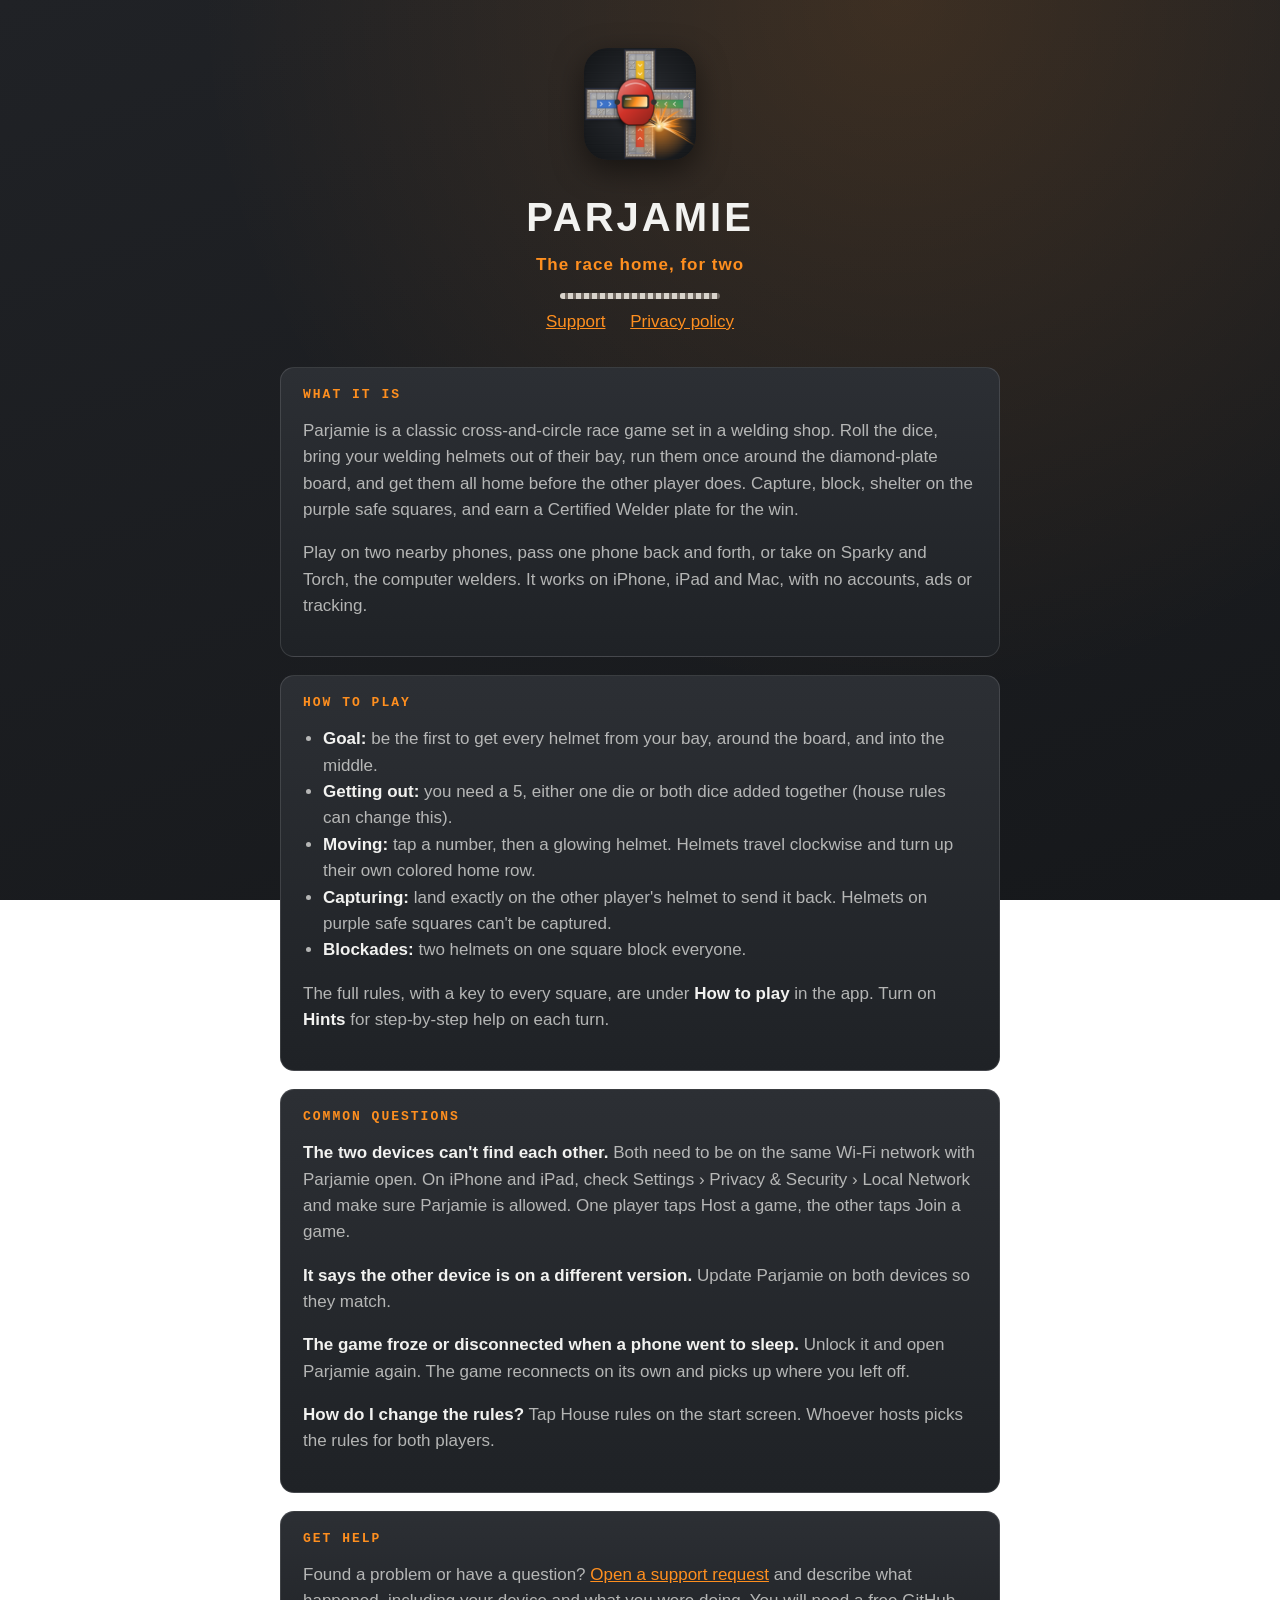
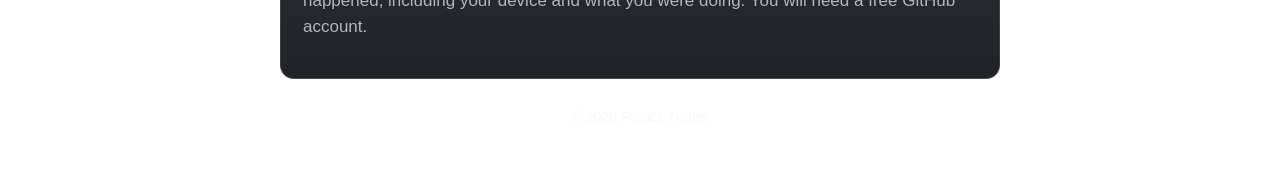
<file: docs/index.html>
<!doctype html>
<html lang="en">
<head>
<meta charset="utf-8">
<meta name="viewport" content="width=device-width, initial-scale=1">
<title>Parjamie · Support</title>
<meta name="description" content="Parjamie is a welding-themed race home board game for two, on iPhone, iPad and Mac.">
<link rel="stylesheet" href="style.css">
</head>
<body>
<main>
  <header>
    <img src="icon.png" alt="Parjamie app icon: a welding helmet on a steel board">
    <h1>PARJAMIE</h1>
    <p class="tagline">The race home, for two</p>
    <div class="bead"></div>
    <nav><a href="index.html">Support</a> <a href="privacy.html">Privacy policy</a></nav>
  </header>

  <section>
    <h2>What it is</h2>
    <p>Parjamie is a classic cross-and-circle race game set in a welding shop. Roll the dice, bring your welding helmets out of their bay, run them once around the diamond-plate board, and get them all home before the other player does. Capture, block, shelter on the purple safe squares, and earn a Certified Welder plate for the win.</p>
    <p>Play on two nearby phones, pass one phone back and forth, or take on Sparky and Torch, the computer welders. It works on iPhone, iPad and Mac, with no accounts, ads or tracking.</p>
  </section>

  <section>
    <h2>How to play</h2>
    <ul>
      <li><strong>Goal:</strong> be the first to get every helmet from your bay, around the board, and into the middle.</li>
      <li><strong>Getting out:</strong> you need a 5, either one die or both dice added together (house rules can change this).</li>
      <li><strong>Moving:</strong> tap a number, then a glowing helmet. Helmets travel clockwise and turn up their own colored home row.</li>
      <li><strong>Capturing:</strong> land exactly on the other player's helmet to send it back. Helmets on purple safe squares can't be captured.</li>
      <li><strong>Blockades:</strong> two helmets on one square block everyone.</li>
    </ul>
    <p>The full rules, with a key to every square, are under <strong>How to play</strong> in the app. Turn on <strong>Hints</strong> for step-by-step help on each turn.</p>
  </section>

  <section>
    <h2>Common questions</h2>
    <p><strong>The two devices can't find each other.</strong> Both need to be on the same Wi-Fi network with Parjamie open. On iPhone and iPad, check Settings › Privacy &amp; Security › Local Network and make sure Parjamie is allowed. One player taps Host a game, the other taps Join a game.</p>
    <p><strong>It says the other device is on a different version.</strong> Update Parjamie on both devices so they match.</p>
    <p><strong>The game froze or disconnected when a phone went to sleep.</strong> Unlock it and open Parjamie again. The game reconnects on its own and picks up where you left off.</p>
    <p><strong>How do I change the rules?</strong> Tap House rules on the start screen. Whoever hosts picks the rules for both players.</p>
  </section>

  <section>
    <h2>Get help</h2>
    <p>Found a problem or have a question? <a href="https://github.com/turnepf/Parjamie/issues/new">Open a support request</a> and describe what happened, including your device and what you were doing. You will need a free GitHub account.</p>
  </section>

  <footer>© 2026 Patrick Turner</footer>
</main>
</body>
</html>
</file>
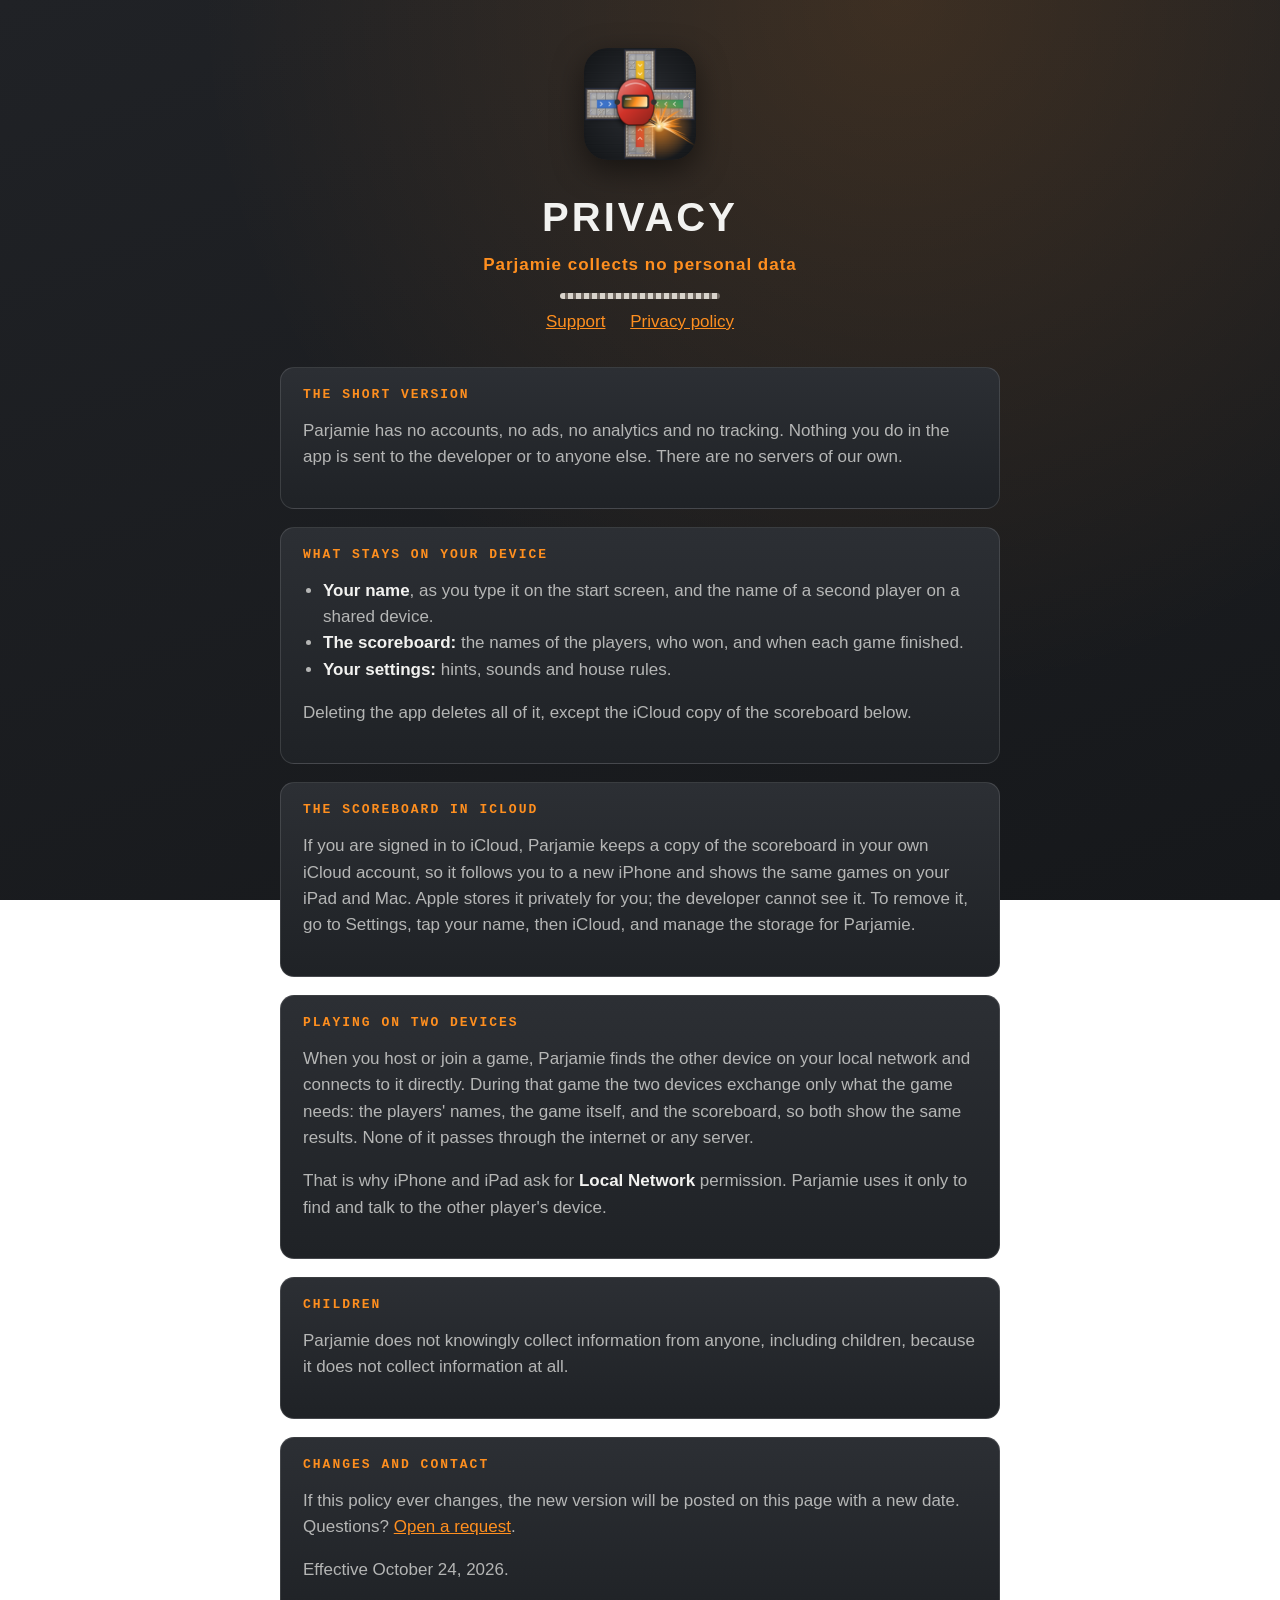
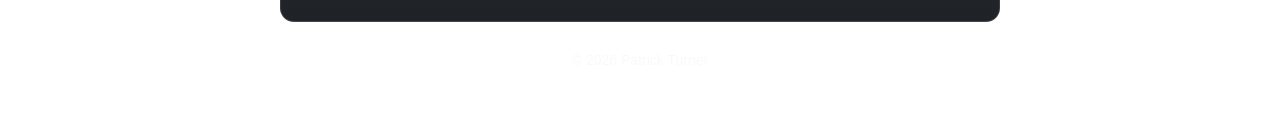
<file: docs/privacy.html>
<!doctype html>
<html lang="en">
<head>
<meta charset="utf-8">
<meta name="viewport" content="width=device-width, initial-scale=1">
<title>Parjamie · Privacy policy</title>
<link rel="stylesheet" href="style.css">
</head>
<body>
<main>
  <header>
    <img src="icon.png" alt="Parjamie app icon">
    <h1>PRIVACY</h1>
    <p class="tagline">Parjamie collects no personal data</p>
    <div class="bead"></div>
    <nav><a href="index.html">Support</a> <a href="privacy.html">Privacy policy</a></nav>
  </header>

  <section>
    <h2>The short version</h2>
    <p>Parjamie has no accounts, no ads, no analytics and no tracking. Nothing you do in the app is sent to the developer or to anyone else. There are no servers of our own.</p>
  </section>

  <section>
    <h2>What stays on your device</h2>
    <ul>
      <li><strong>Your name</strong>, as you type it on the start screen, and the name of a second player on a shared device.</li>
      <li><strong>The scoreboard:</strong> the names of the players, who won, and when each game finished.</li>
      <li><strong>Your settings:</strong> hints, sounds and house rules.</li>
    </ul>
    <p>Deleting the app deletes all of it, except the iCloud copy of the scoreboard below.</p>
  </section>
  <section>
    <h2>The scoreboard in iCloud</h2>
    <p>If you are signed in to iCloud, Parjamie keeps a copy of the scoreboard in your own iCloud account, so it follows you to a new iPhone and shows the same games on your iPad and Mac. Apple stores it privately for you; the developer cannot see it. To remove it, go to Settings, tap your name, then iCloud, and manage the storage for Parjamie.</p>
  </section>

  <section>
    <h2>Playing on two devices</h2>
    <p>When you host or join a game, Parjamie finds the other device on your local network and connects to it directly. During that game the two devices exchange only what the game needs: the players' names, the game itself, and the scoreboard, so both show the same results. None of it passes through the internet or any server.</p>
    <p>That is why iPhone and iPad ask for <strong>Local Network</strong> permission. Parjamie uses it only to find and talk to the other player's device.</p>
  </section>

  <section>
    <h2>Children</h2>
    <p>Parjamie does not knowingly collect information from anyone, including children, because it does not collect information at all.</p>
  </section>

  <section>
    <h2>Changes and contact</h2>
    <p>If this policy ever changes, the new version will be posted on this page with a new date. Questions? <a href="https://github.com/turnepf/Parjamie/issues/new">Open a request</a>.</p>
    <p>Effective October 24, 2026.</p>
  </section>

  <footer>© 2026 Patrick Turner</footer>
</main>
</body>
</html>
</file>
<file: docs/style.css>
:root {
  --floor: #16181b;
  --plate: #26292e;
  --edge: rgba(255,255,255,.12);
  --text: #f2f2f0;
  --muted: rgba(242,242,240,.7);
  --arc: #ff8f1f;
}
* { box-sizing: border-box; }
body {
  margin: 0;
  padding: 0 16px;
  background: radial-gradient(circle at 70% 0%, rgba(255,143,31,.14), transparent 55%), linear-gradient(160deg, #202226, var(--floor));
  background-attachment: fixed;
  color: var(--text);
  font: 17px/1.55 ui-rounded, -apple-system, "SF Pro Rounded", "Helvetica Neue", Arial, sans-serif;
  min-height: 100vh;
}
main { max-width: 720px; margin: 0 auto; padding: 48px 0 64px; }
header { text-align: center; margin-bottom: 32px; }
header img { width: 112px; height: 112px; border-radius: 24px; box-shadow: 0 10px 30px rgba(0,0,0,.5); }
h1 { font-size: 40px; letter-spacing: 3px; margin: 18px 0 4px; }
.tagline { color: var(--arc); font-weight: 600; letter-spacing: 1px; margin: 0; }
.bead { height: 6px; width: 160px; margin: 14px auto 0; border-radius: 3px;
  background: repeating-linear-gradient(90deg, #d9d4cc 0 5px, #6d655e 5px 8px); }
section { background: linear-gradient(#2c2f34, #1f2226); border: 1px solid var(--edge); border-radius: 14px; padding: 20px 22px; margin: 18px 0; }
h2 { font: 700 13px/1 ui-monospace, "SF Mono", Menlo, monospace; letter-spacing: 2px; text-transform: uppercase; color: var(--arc); margin: 0 0 12px; }
p, li { color: var(--muted); }
strong { color: var(--text); }
a { color: var(--arc); }
ul { padding-left: 20px; }
footer { text-align: center; color: rgba(242,242,240,.45); font-size: 14px; margin-top: 28px; }
nav { text-align: center; margin-top: 10px; }
nav a { margin: 0 10px; }
</file>
